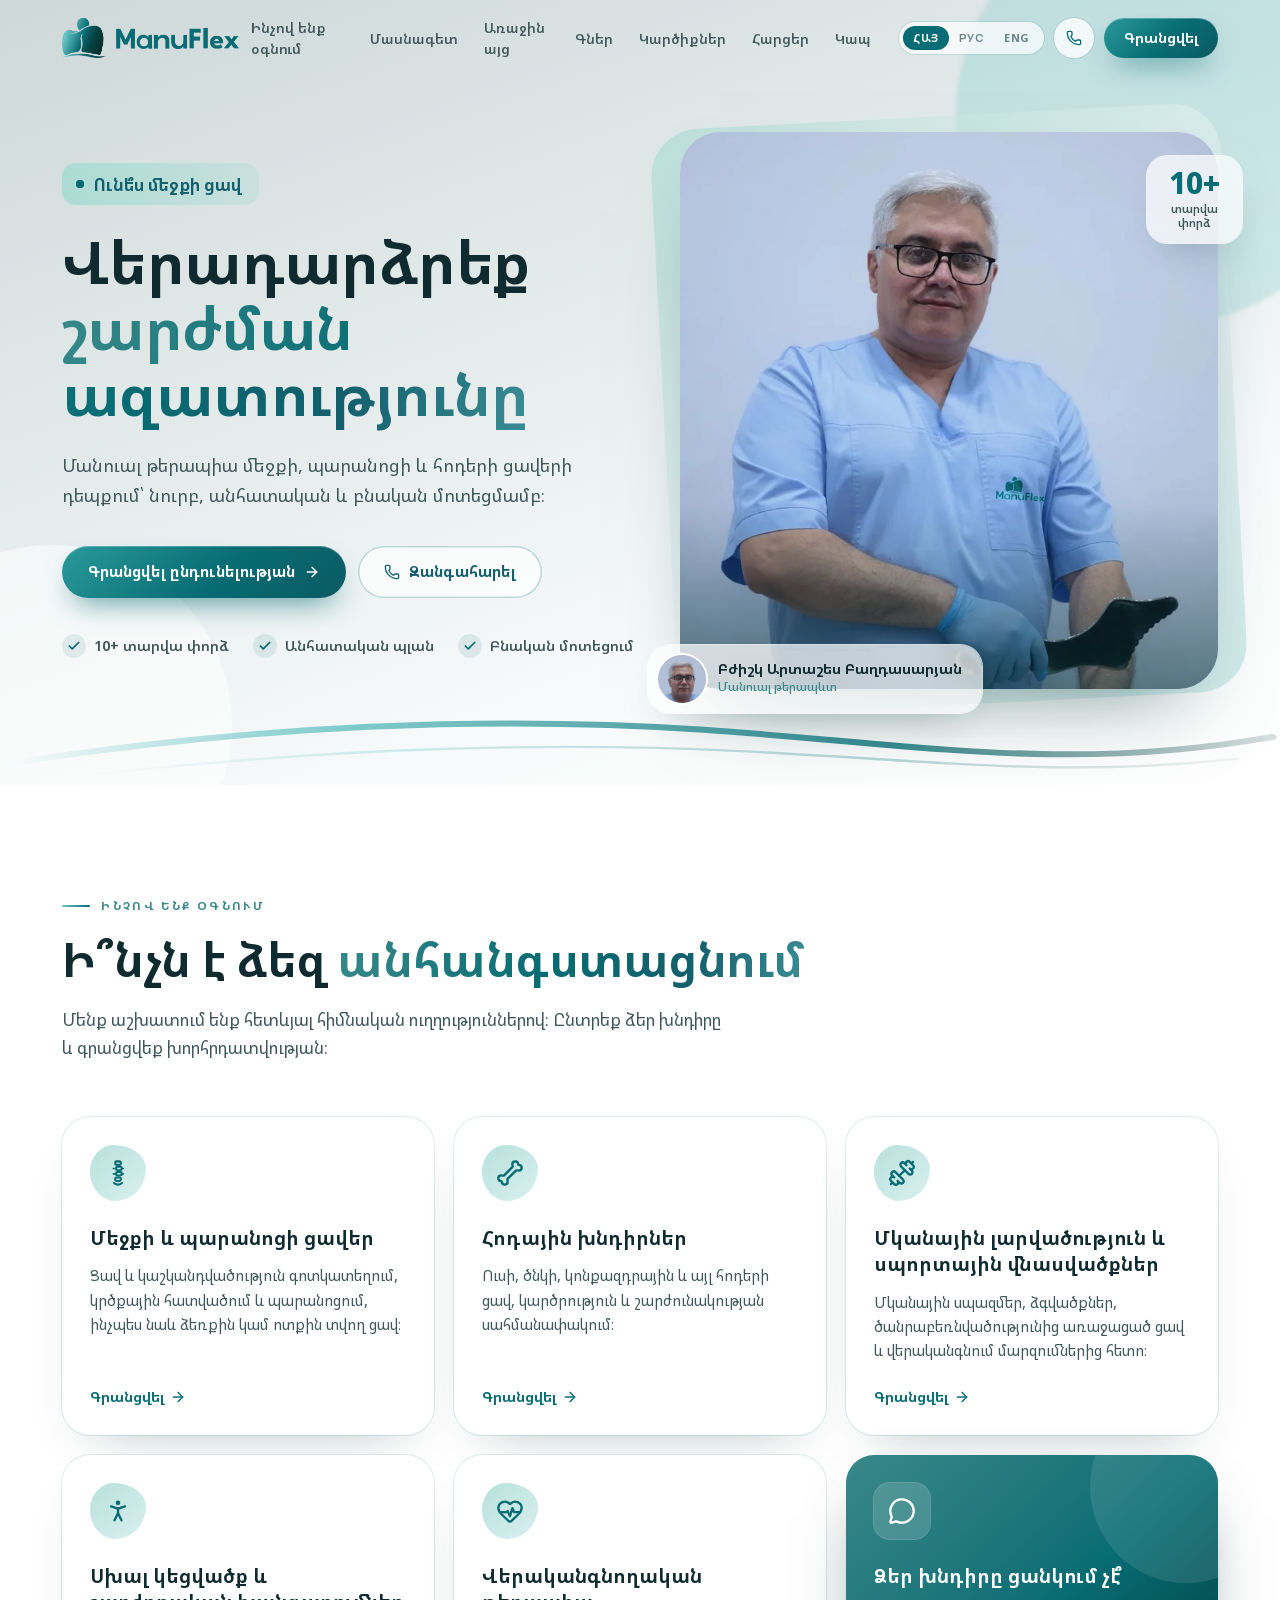
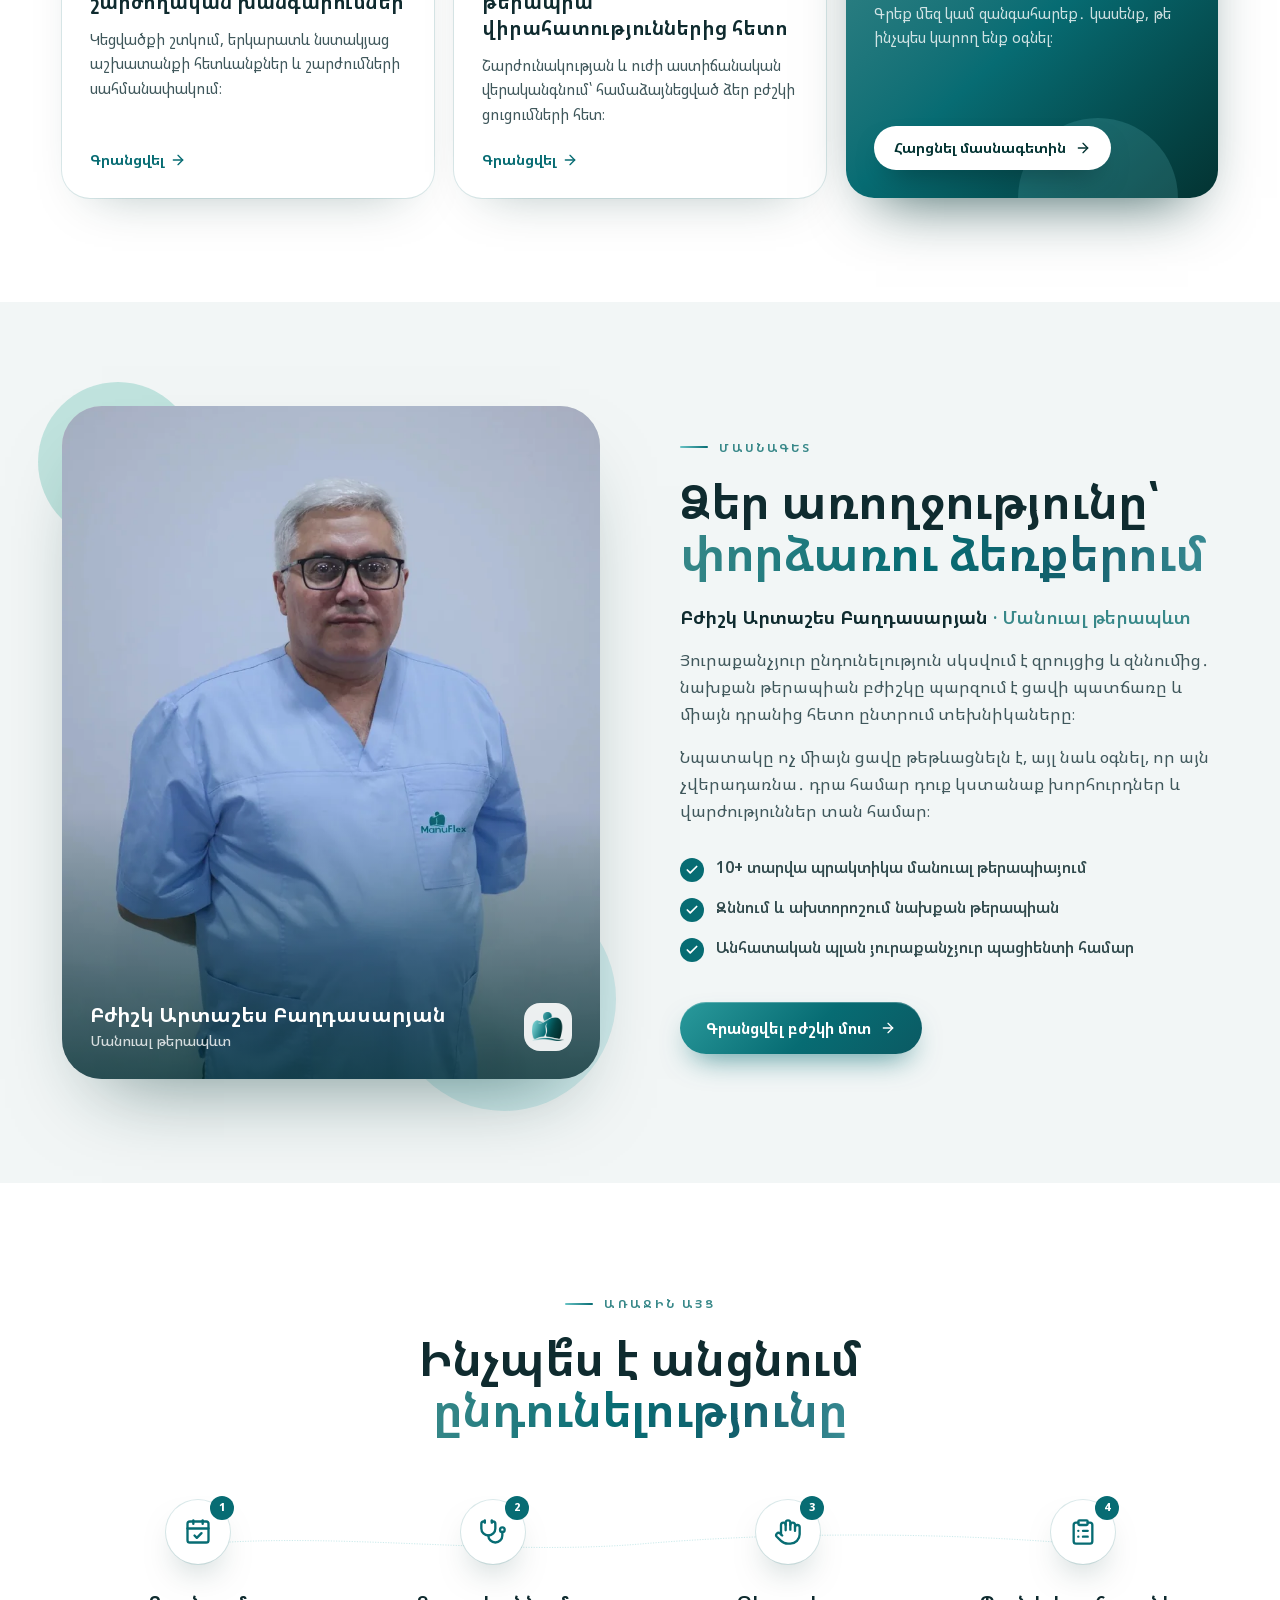
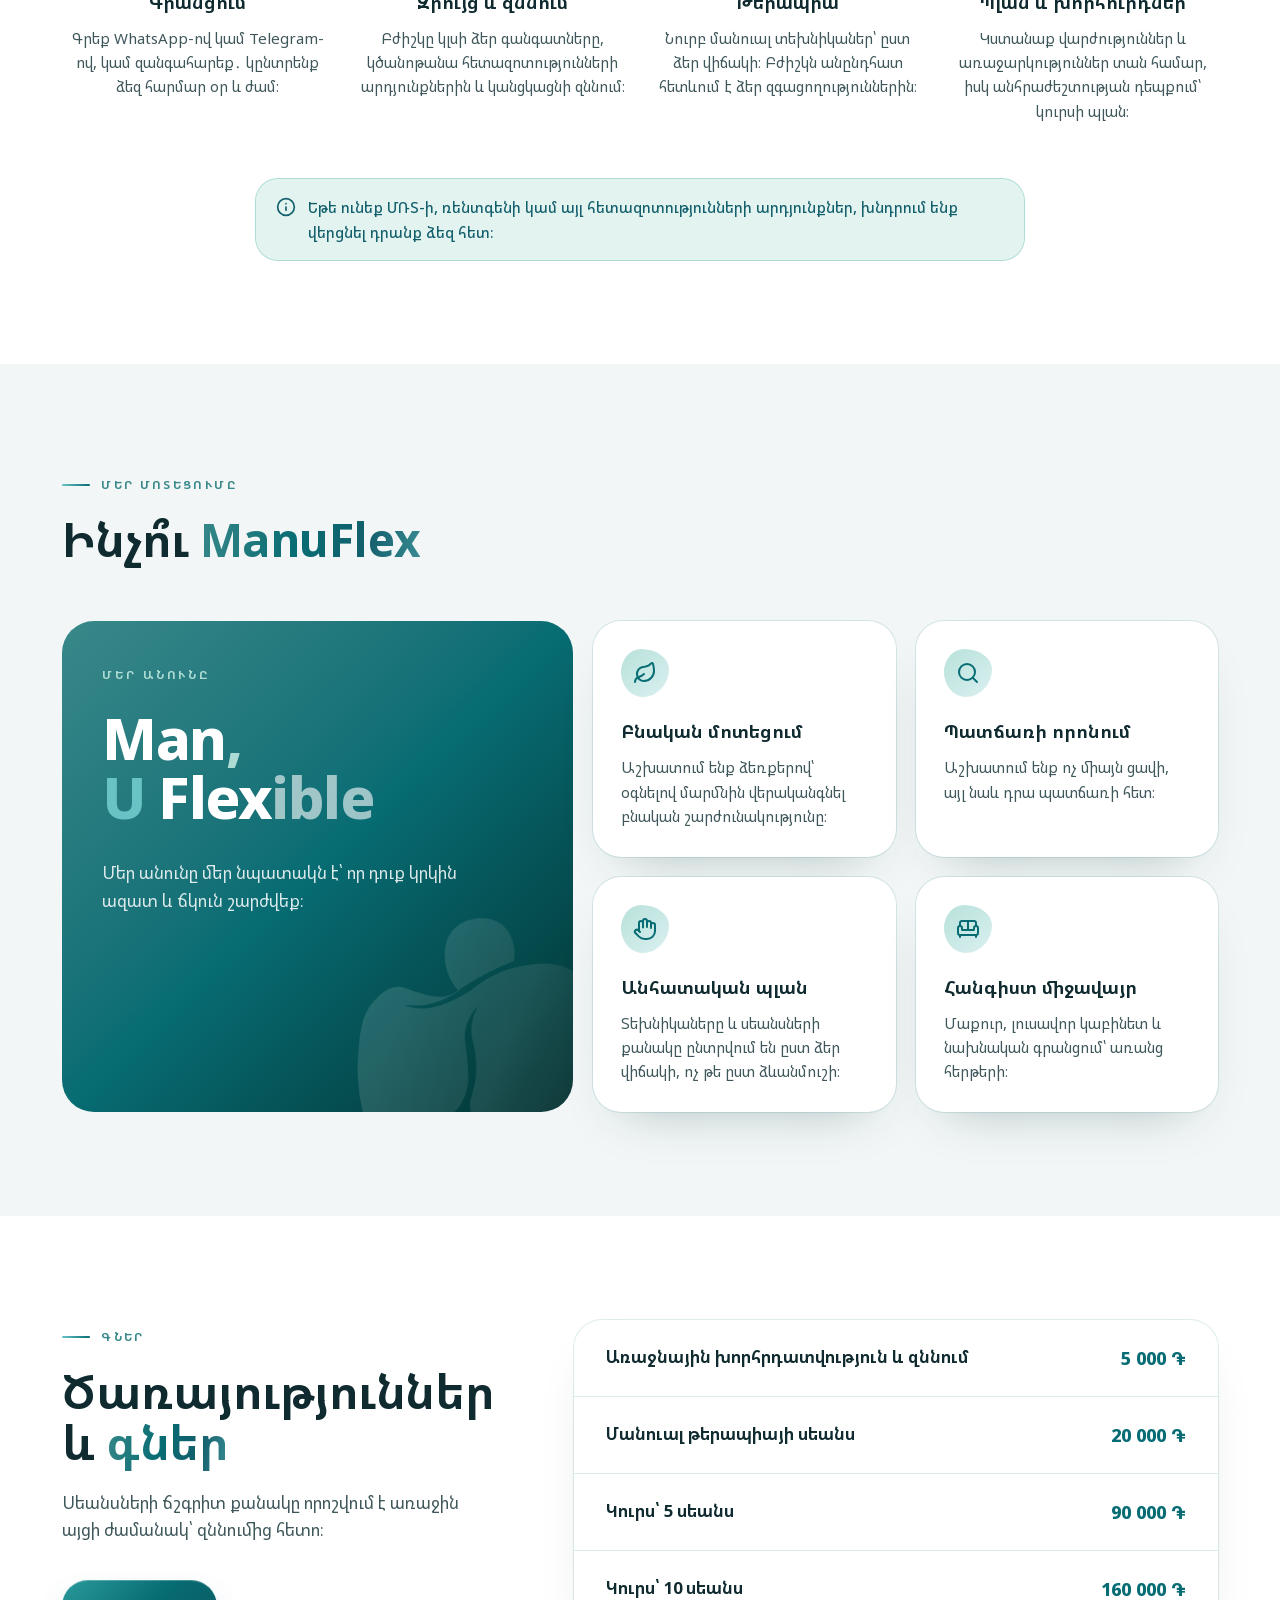
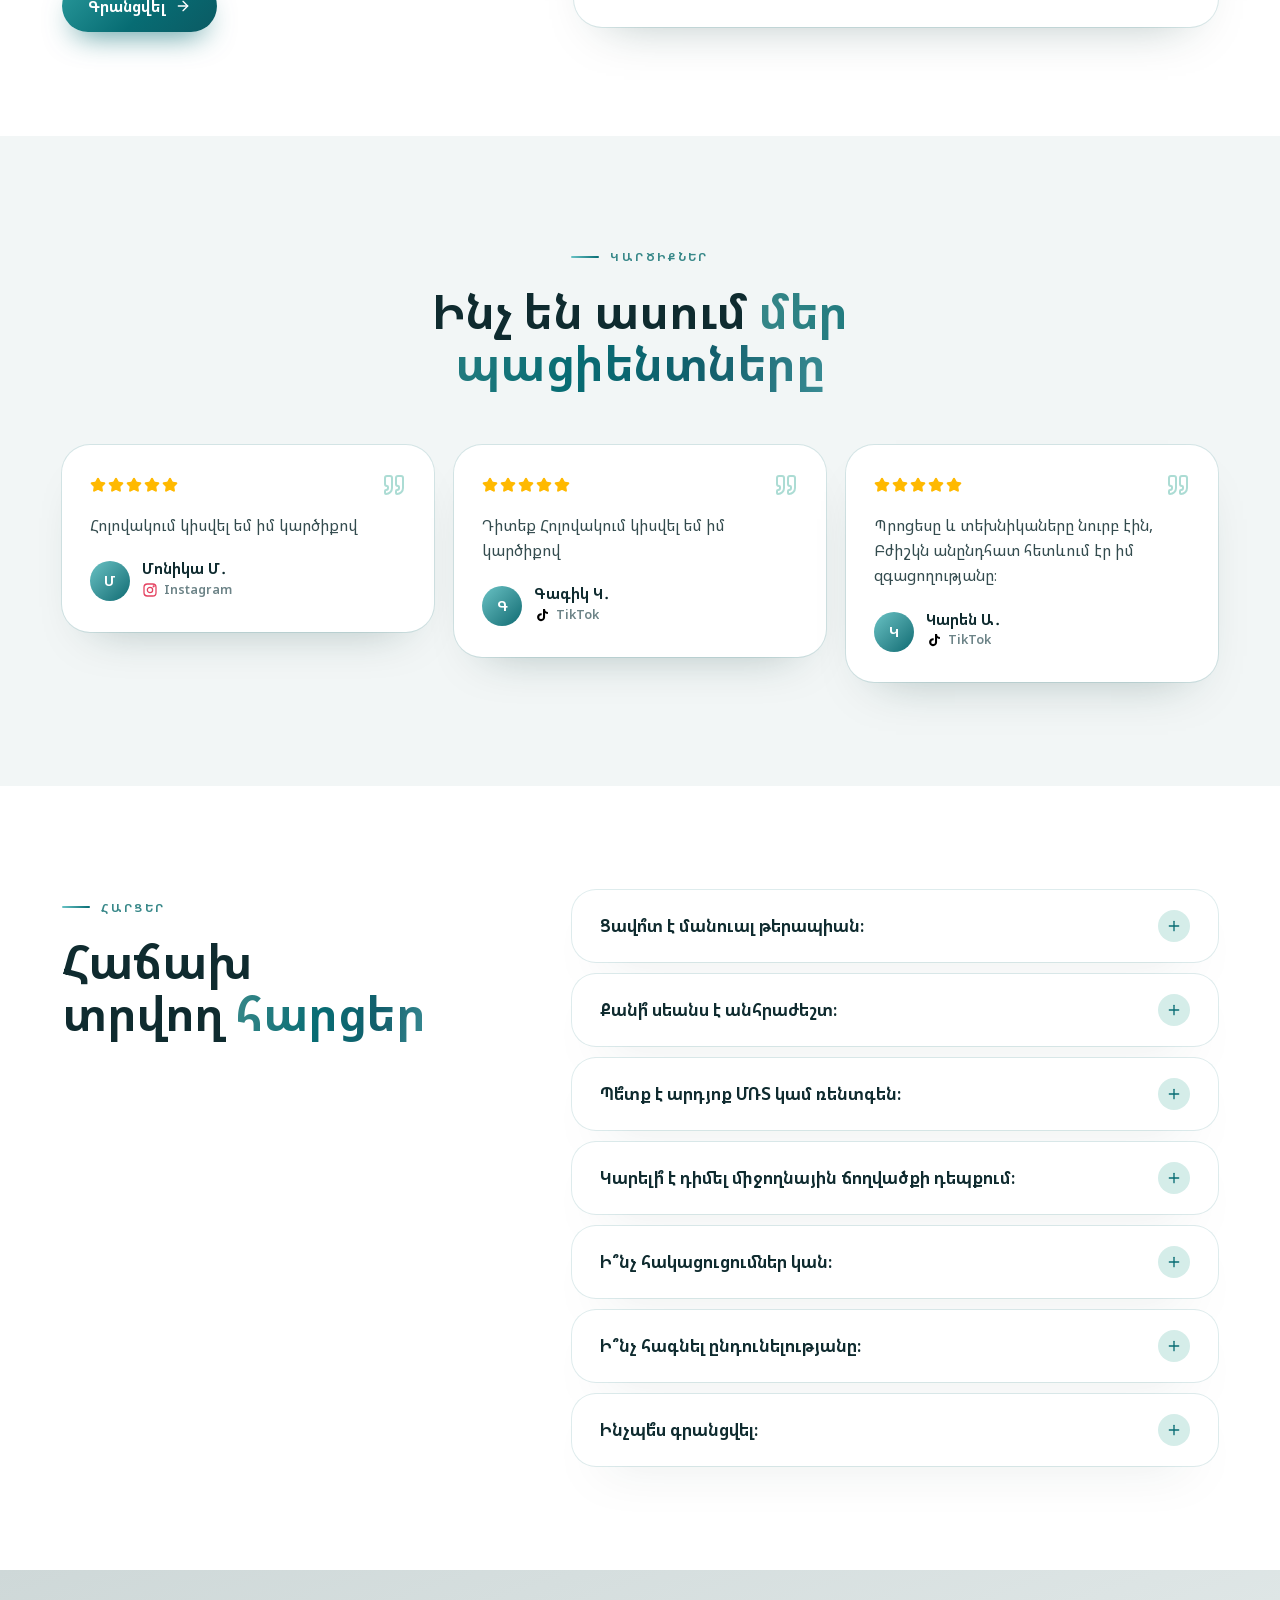
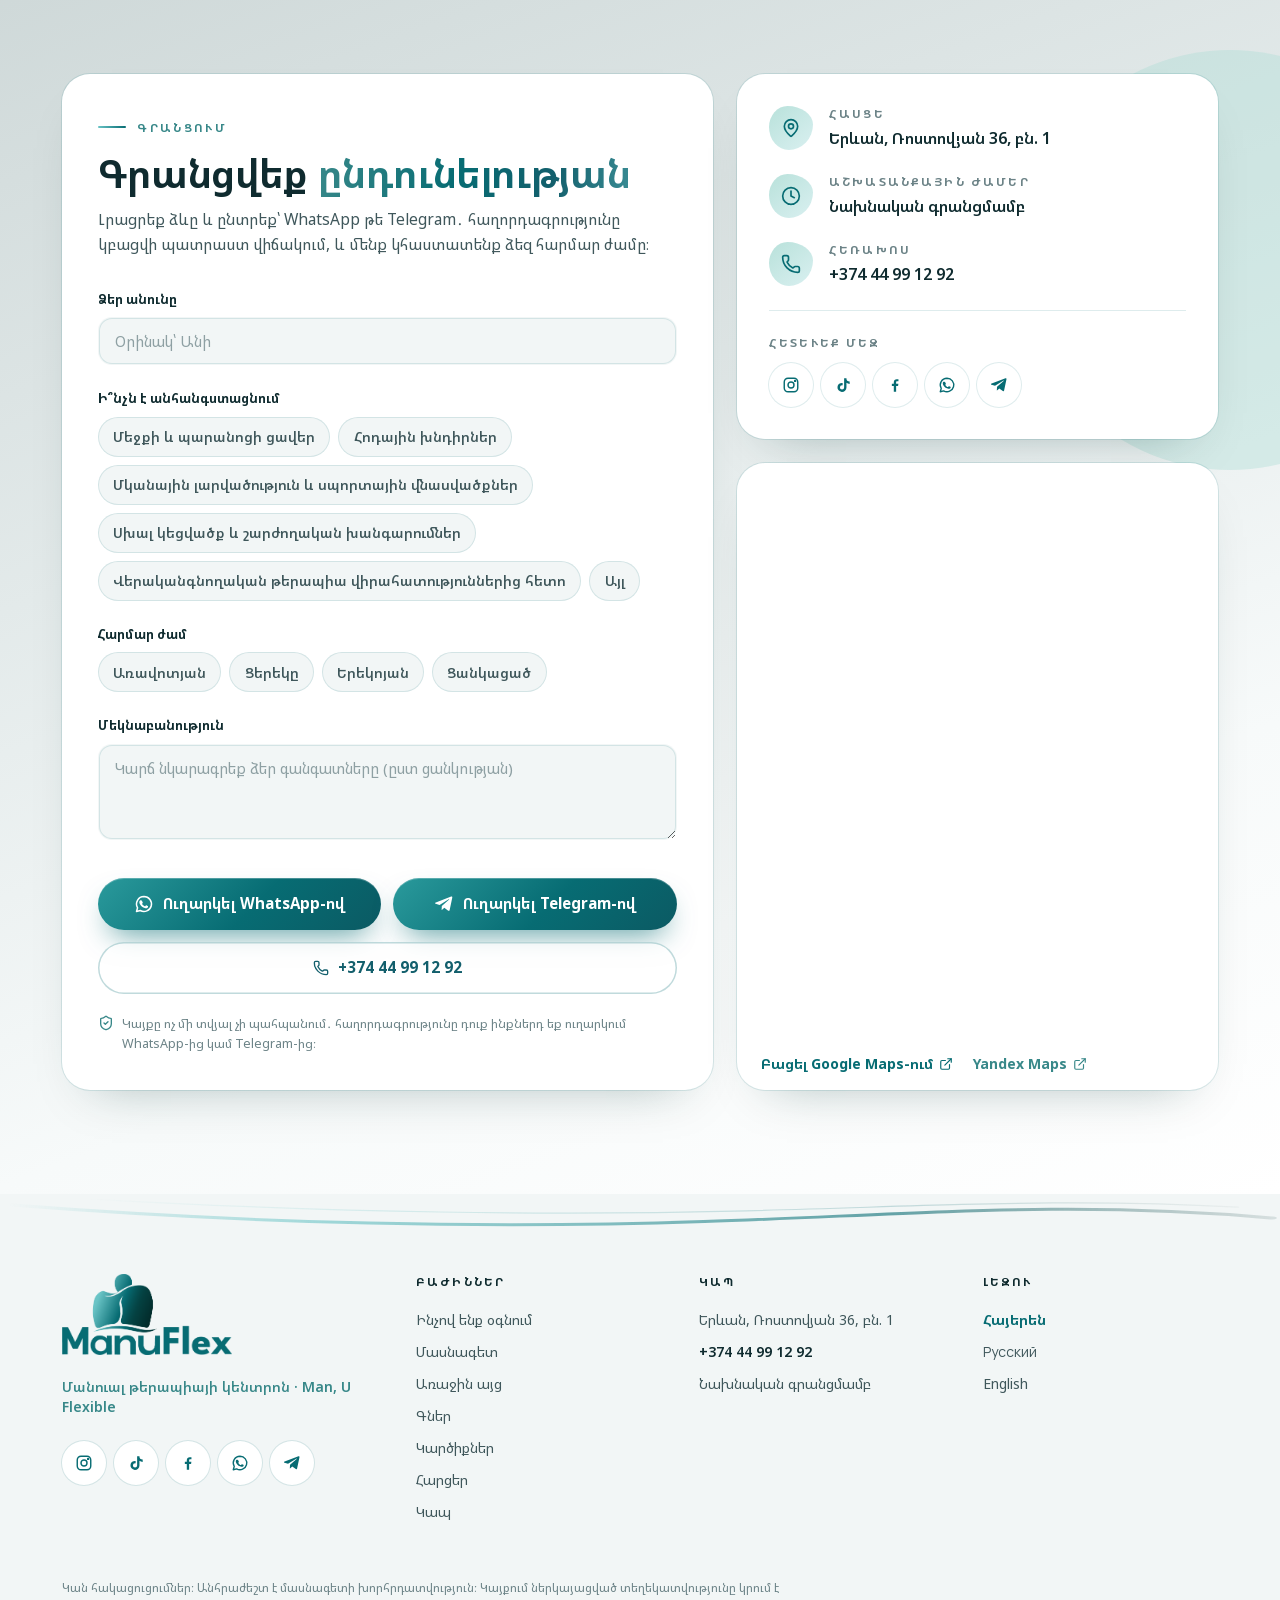
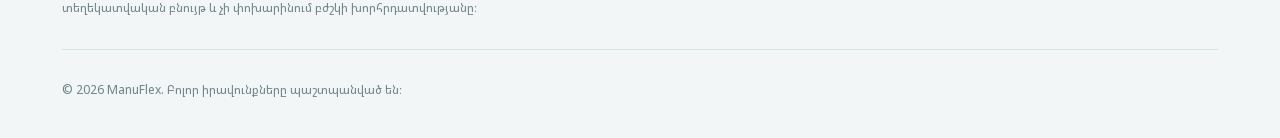
<file: index.html>
<!doctype html><html lang="hy"><meta charset="utf-8"><title>ManuFlex</title><meta http-equiv="refresh" content="0; url=/hy/"><link rel="canonical" href="/hy/"><script>location.replace("/hy/" + location.hash)</script><a href="/hy/">ManuFlex</a></html>
</file>
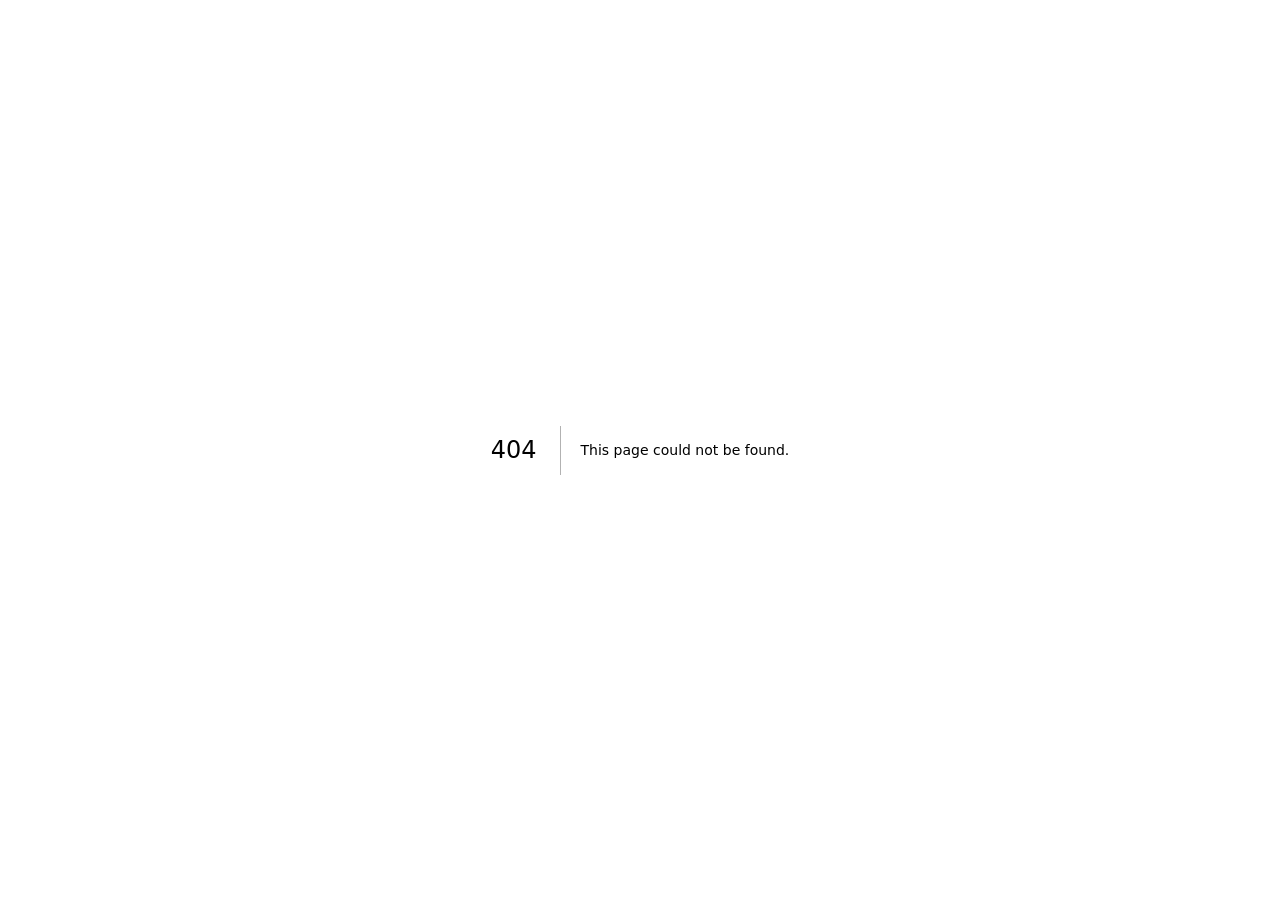
<file: 404/index.html>
<!DOCTYPE html><html><head><meta charSet="utf-8"/><meta name="viewport" content="width=device-width, initial-scale=1"/><link rel="preload" as="script" fetchPriority="low" href="/_next/static/chunks/3s6nzrbk-8mnv.js"/><script src="/_next/static/chunks/19mx3mg6lkumu.js" async=""></script><script src="/_next/static/chunks/3g4px251sg85e.js" async=""></script><script src="/_next/static/chunks/0erpg4rnzkm4w.js" async=""></script><script src="/_next/static/chunks/turbopack-0m5s035vskmwf.js" async=""></script><script src="/_next/static/chunks/3fntmmi971322.js" async=""></script><meta name="robots" content="noindex"/><meta property="og:image" content="http://localhost:3002/opengraph-image.jpg?opengraph-image.2tlh7t_j_x61d.jpg"/><meta property="og:image:type" content="image/jpeg"/><meta property="og:image:width" content="1200"/><meta property="og:image:height" content="630"/><meta name="twitter:card" content="summary_large_image"/><meta name="twitter:image" content="http://localhost:3002/opengraph-image.jpg?opengraph-image.2tlh7t_j_x61d.jpg"/><meta name="twitter:image:type" content="image/jpeg"/><meta name="twitter:image:width" content="1200"/><meta name="twitter:image:height" content="630"/><link rel="icon" href="/icon.png?icon.1achd1rfnftfi.png" sizes="256x256" type="image/png"/><link rel="apple-touch-icon" href="/apple-icon.png?apple-icon.2v-9zt--jjgx4.png" sizes="180x180" type="image/png"/><meta name="next-size-adjust" content=""/><title>404: This page could not be found.</title><script src="/_next/static/chunks/0cz1d0mv5g_q7.js" noModule=""></script></head><body><div hidden=""><!--$--><!--/$--></div><div style="font-family:system-ui,&quot;Segoe UI&quot;,Roboto,Helvetica,Arial,sans-serif,&quot;Apple Color Emoji&quot;,&quot;Segoe UI Emoji&quot;;height:100vh;text-align:center;display:flex;flex-direction:column;align-items:center;justify-content:center"><div><style>body{color:#000;background:#fff;margin:0}.next-error-h1{border-right:1px solid rgba(0,0,0,.3)}@media (prefers-color-scheme:dark){body{color:#fff;background:#000}.next-error-h1{border-right:1px solid rgba(255,255,255,.3)}}</style><h1 class="next-error-h1" style="display:inline-block;margin:0 20px 0 0;padding:0 23px 0 0;font-size:24px;font-weight:500;vertical-align:top;line-height:49px">404</h1><div style="display:inline-block"><h2 style="font-size:14px;font-weight:400;line-height:49px;margin:0">This page could not be found.</h2></div></div></div><!--$--><!--/$--><script src="/_next/static/chunks/3s6nzrbk-8mnv.js" id="_R_" async=""></script><script>(self.__next_f=self.__next_f||[]).push([0])</script><script>self.__next_f.push([1,"1:\"$Sreact.fragment\"\n2:I[39756,[\"/_next/static/chunks/3fntmmi971322.js\"],\"default\"]\n3:I[37457,[\"/_next/static/chunks/3fntmmi971322.js\"],\"default\"]\n4:I[97367,[\"/_next/static/chunks/3fntmmi971322.js\"],\"OutletBoundary\"]\n5:\"$Sreact.suspense\"\n8:I[97367,[\"/_next/static/chunks/3fntmmi971322.js\"],\"ViewportBoundary\"]\na:I[97367,[\"/_next/static/chunks/3fntmmi971322.js\"],\"MetadataBoundary\"]\nc:I[68027,[\"/_next/static/chunks/3fntmmi971322.js\"],\"default\",1]\n7:X\n0:{\"P\":null,\"c\":[\"\",\"_not-found\",\"\"],\"q\":\"\",\"i\":false,\"f\":[[[\"\",{\"children\":[\"/_not-found\",{\"children\":[\"__PAGE__\",{},\"$undefined\",\"$undefined\",4608]},\"$undefined\",\"$undefined\",4608]},\"$undefined\",\"$undefined\",4624],[[\"$\",\"$1\",\"c\",{\"children\":[[[\"$\",\"script\",\"script-0\",{\"src\":\"/_next/static/chunks/3fntmmi971322.js\",\"async\":true,\"nonce\":\"$undefined\"}]],[\"$\",\"html\",null,{\"children\":[\"$\",\"body\",null,{\"children\":[\"$\",\"$L2\",null,{\"parallelRouterKey\":\"children\",\"error\":\"$undefined\",\"errorStyles\":\"$undefined\",\"errorScripts\":\"$undefined\",\"template\":[\"$\",\"$L3\",null,{}],\"templateStyles\":\"$undefined\",\"templateScripts\":\"$undefined\",\"notFound\":[[[\"$\",\"title\",null,{\"children\":\"404: This page could not be found.\"}],[\"$\",\"div\",null,{\"style\":{\"fontFamily\":\"system-ui,\\\"Segoe UI\\\",Roboto,Helvetica,Arial,sans-serif,\\\"Apple Color Emoji\\\",\\\"Segoe UI Emoji\\\"\",\"height\":\"100vh\",\"textAlign\":\"center\",\"display\":\"flex\",\"flexDirection\":\"column\",\"alignItems\":\"center\",\"justifyContent\":\"center\"},\"children\":[\"$\",\"div\",null,{\"children\":[[\"$\",\"style\",null,{\"dangerouslySetInnerHTML\":{\"__html\":\"body{color:#000;background:#fff;margin:0}.next-error-h1{border-right:1px solid rgba(0,0,0,.3)}@media (prefers-color-scheme:dark){body{color:#fff;background:#000}.next-error-h1{border-right:1px solid rgba(255,255,255,.3)}}\"}}],[\"$\",\"h1\",null,{\"className\":\"next-error-h1\",\"style\":{\"display\":\"inline-block\",\"margin\":\"0 20px 0 0\",\"padding\":\"0 23px 0 0\",\"fontSize\":24,\"fontWeight\":500,\"verticalAlign\":\"top\",\"lineHeight\":\"49px\"},\"children\":404}],[\"$\",\"div\",null,{\"style\":{\"display\":\"inline-block\"},\"children\":[\"$\",\"h2\",null,{\"style\":{\"fontSize\":14,\"fontWeight\":400,\"lineHeight\":\"49px\",\"margin\":0},\"children\":\"This page could not be found.\"}]}]]}]}]],[]],\"forbidden\":\"$undefined\",\"unauthorized\":\"$undefined\"}]}]}]]}],{\"children\":[[\"$\",\"$1\",\"c\",{\"children\":[null,[\"$\",\"$L2\",null,{\"parallelRouterKey\":\"children\",\"error\":\"$undefined\",\"errorStyles\":\"$undefined\",\"errorScripts\":\"$undefined\",\"template\":[\"$\",\"$L3\",null,{}],\"templateStyles\":\"$undefined\",\"templateScripts\":\"$undefined\",\"notFound\":\"$undefined\",\"forbidden\":\"$undefined\",\"unauthorized\":\"$undefined\"}]]}],{\"children\":[[\"$\",\"$1\",\"c\",{\"children\":[[[\"$\",\"title\",null,{\"children\":\"404: This page could not be found.\"}],[\"$\",\"div\",null,{\"style\":\"$0:f:0:1:0:props:children:1:props:children:props:children:props:notFound:0:1:props:style\",\"children\":[\"$\",\"div\",null,{\"children\":[[\"$\",\"style\",null,{\"dangerouslySetInnerHTML\":{\"__html\":\"body{color:#000;background:#fff;margin:0}.next-error-h1{border-right:1px solid rgba(0,0,0,.3)}@media (prefers-color-scheme:dark){body{color:#fff;background:#000}.next-error-h1{border-right:1px solid rgba(255,255,255,.3)}}\"}}],[\"$\",\"h1\",null,{\"className\":\"next-error-h1\",\"style\":\"$0:f:0:1:0:props:children:1:props:children:props:children:props:notFound:0:1:props:children:props:children:1:props:style\",\"children\":404}],[\"$\",\"div\",null,{\"style\":\"$0:f:0:1:0:props:children:1:props:children:props:children:props:notFound:0:1:props:children:props:children:2:props:style\",\"children\":[\"$\",\"h2\",null,{\"style\":\"$0:f:0:1:0:props:children:1:props:children:props:children:props:notFound:0:1:props:children:props:children:2:props:children:props:style\",\"children\":\"This page could not be found.\"}]}]]}]}]],null,[\"$\",\"$L4\",null,{\"children\":[\"$\",\"$5\",null,{\"name\":\"Next.MetadataOutlet\",\"children\":\"$@6\"}]}]]}],{},null,false,null]},null,false,\"$7\"]},null,false,null],[\"$\",\"$1\",\"h\",{\"children\":[[\"$\",\"meta\",null,{\"name\":\"robots\",\"content\":\"noindex\"}],[\"$\",\"$L8\",null,{\"children\":\"$L9\"}],[\"$\",\"div\",null,{\"hidden\":true,\"children\":[\"$\",\"$La\",null,{\"children\":[\"$\",\"$5\",null,{\"name\":\"Next.Metadata\",\"children\":\"$Lb\"}]}]}],[\"$\",\"meta\",null,{\"name\":\"next-size-adjust\",\"content\":\"\"}]]}],false]],\"m\":\"$undefined\",\"G\":[\"$c\",[]],\"S\":true,\"h\":null,\"r\":\"$undefined\",\"s\":\"$undefined\",\"a\":\"$undefined\",\"l\":\"$undefined\",\"p\":\"$undefined\",\"d\":\"$undefined\",\"b\":\"4HXAV6Iagloa5IDgtfNT-\"}\n7:C\n9:[[\"$\",\"meta\",\"0\",{\"charSet\":\"utf-8\"}],[\"$\",\"meta\",\"1\",{\"name\":\"viewport\",\"content\":\"width=device-width, initial-scale=1\"}]]\nd:I[27201,[\"/_next/static/chunks/3fntmmi971322.js\"],\"IconMark\"]\n6:null\nb:[[\"$\",\"meta\",\"0\",{\"property\":\"og:image\",\"content\":\"http://localhost:3002/opengraph-image.jpg?opengraph-image.2tlh7t_j_x61d.jpg\"}],[\"$\",\"meta\",\"1\",{\"property\":\"og:image:type\",\"content\":\"image/jpeg\"}],[\"$\",\"meta\",\"2\",{\"property\":\"og:image:width\",\"content\":\"1200\"}],[\"$\",\"meta\",\"3\",{\"property\":\"og:image:height\",\"content\":\"630\"}],[\"$\",\"meta\",\"4\",{\"name\":\"twitter:card\",\"content\":\"summary_large_image\"}],[\"$\",\"meta\",\"5\",{\"name\":\"twitter:image\",\"content\":\"http://localhost:3002/opengraph-image.jpg?opengraph-image.2tlh7t_j_x61d.jpg\"}],[\"$\",\"meta\",\"6\",{\"name\":\"twitter:image:type\",\"content\":\"image/jpeg\"}],[\"$\",\"meta\",\"7\",{\"name\":\"twitter:image:width\",\"content\":\"1200\"}],[\"$\",\"meta\",\"8\",{\"name\":\"twitter:image:height\",\"content\":\"630\"}],[\"$\",\"link\",\"9\",{\"rel\":\"icon\",\"href\":\"/icon.png?icon.1achd1rfnftfi.png\",\"sizes\":\"256x256\",\"type\":\"image/png\"}],[\"$\",\"link\",\"10\",{\"rel\":\"apple-touch-icon\",\"href\":\"/apple-icon.png?apple-icon.2v-9zt--jjgx4.png\",\"sizes\":\"180x180\",\"type\":\"image/png\"}],[\"$\",\"$Ld\",\"11\",{}]]\n"])</script></body></html>
</file>
